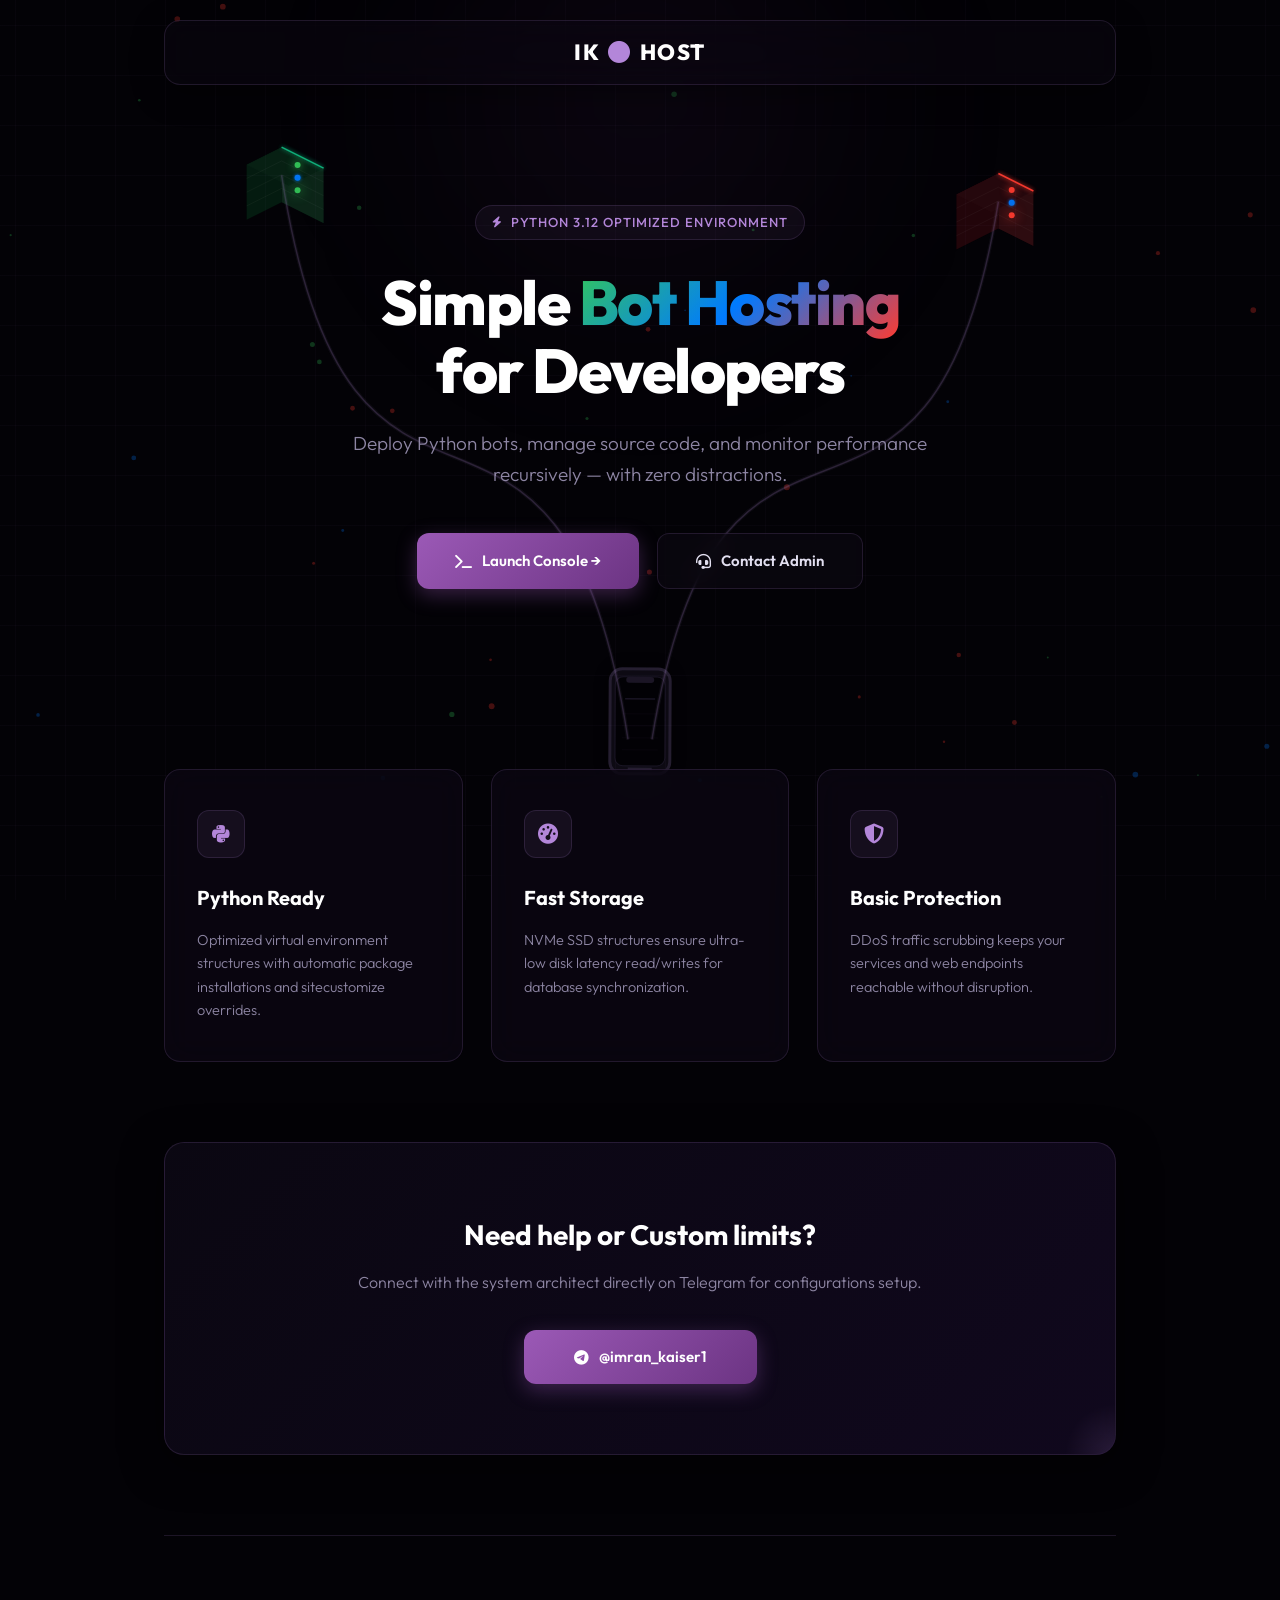
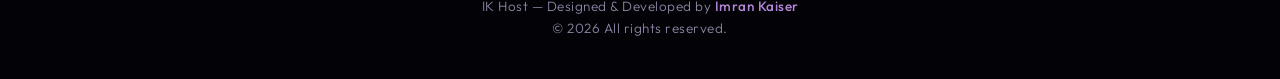
<file: templates/index.html>
<!DOCTYPE html>
<html lang="en">
<head>
    <meta charset="UTF-8">
    <meta name="viewport" content="width=device-width, initial-scale=1.0, maximum-scale=1, user-scalable=0">
    <title>IK Host — State-of-the-Art Bot Hosting Platform</title>
    <script src="/static/js/frontend_protection.js"></script>
    <link rel="preconnect" href="https://fonts.googleapis.com">
    <link rel="preconnect" href="https://fonts.gstatic.com" crossorigin>
    <link href="https://fonts.googleapis.com/css2?family=Outfit:wght@300;400;500;600;700;800&family=Fira+Code:wght@400;500;600&display=swap" rel="stylesheet">
    <link rel="stylesheet" href="https://cdnjs.cloudflare.com/ajax/libs/font-awesome/6.4.0/css/all.min.css">
    <style>
        :root {
            --bg: #030206;
            --card-bg: rgba(13, 9, 21, 0.65);
            --card-hover: rgba(22, 15, 34, 0.85);
            --border: rgba(179, 134, 217, 0.15);
            --border-hover: rgba(179, 134, 217, 0.4);
            --accent: #b386d9;
            --accent-glow: rgba(179, 134, 217, 0.25);
            --text: #e2dff0;
            --text-muted: #8d85a3;
            --red: #ff3b30;
            --green: #34c759;
            --blue: #007aff;
            --font-sans: 'Outfit', sans-serif;
            --font-mono: 'Fira Code', monospace;
        }

        * {
            margin: 0;
            padding: 0;
            box-sizing: border-box;
        }

        body {
            background: var(--bg);
            color: var(--text);
            font-family: var(--font-sans);
            line-height: 1.6;
            overflow-x: hidden;
            min-height: 100vh;
        }

        /* Ambient background glow effects */
        .ambient-glow {
            position: fixed;
            width: 600px;
            height: 600px;
            border-radius: 50%;
            background: radial-gradient(circle, rgba(142, 68, 173, 0.08) 0%, rgba(0,0,0,0) 70%);
            top: -200px;
            left: 50%;
            transform: translateX(-50%);
            z-index: 0;
            pointer-events: none;
            filter: blur(80px);
        }

        /* 3D reacts background canvas */
        canvas#sceneCanvas {
            position: fixed;
            top: 0;
            left: 0;
            width: 100vw;
            height: 100vh;
            z-index: 1;
            pointer-events: none;
            opacity: 0.95;
        }

        /* Grid lines overlay */
        .grid-overlay {
            position: fixed;
            top: 0;
            left: 0;
            width: 100%;
            height: 100%;
            background-image: 
                linear-gradient(rgba(179, 134, 217, 0.03) 1px, transparent 1px),
                linear-gradient(90deg, rgba(179, 134, 217, 0.03) 1px, transparent 1px);
            background-size: 50px 50px;
            background-position: center;
            z-index: 2;
            pointer-events: none;
        }

        .container {
            max-width: 1000px;
            margin: 0 auto;
            padding: 0 24px;
            position: relative;
            z-index: 10;
        }

        /* ── HEADER NAVIGATION ────────────────────── */
        header {
            position: sticky;
            top: 20px;
            z-index: 100;
            margin-bottom: 60px;
        }

        nav {
            display: flex;
            justify-content: space-between;
            align-items: center;
            padding: 14px 28px;
            border-radius: 16px;
            background: rgba(13, 9, 21, 0.4);
            border: 1px solid var(--border);
            backdrop-filter: blur(20px);
            -webkit-backdrop-filter: blur(20px);
            box-shadow: 0 8px 32px rgba(0, 0, 0, 0.4);
            transition: all 0.3s ease;
        }

        nav:hover {
            border-color: rgba(179, 134, 217, 0.25);
            box-shadow: 0 8px 32px rgba(179, 134, 217, 0.05);
        }

        .logo {
            font-size: 22px;
            font-weight: 800;
            letter-spacing: 1.5px;
            color: #fff;
            display: flex;
            align-items: center;
            gap: 8px;
        }

        .logo-dot {
            color: var(--accent);
            animation: pulse-dot 2s infinite;
        }

        @keyframes pulse-dot {
            0%, 100% { opacity: 0.3; transform: scale(0.9); }
            50% { opacity: 1; transform: scale(1.15); }
        }

        .btn-login {
            background: rgba(179, 134, 217, 0.08);
            color: #fff;
            padding: 9px 24px;
            border-radius: 10px;
            text-decoration: none;
            font-size: 14px;
            font-weight: 600;
            border: 1px solid var(--border);
            transition: all 0.3s ease;
        }

        .btn-login:hover {
            background: var(--accent);
            color: #07050a;
            border-color: var(--accent);
            box-shadow: 0 0 15px rgba(179, 134, 217, 0.4);
            transform: translateY(-1px);
        }

        /* ── HERO SECTION ─────────────────────────── */
        .hero {
            text-align: center;
            padding: 80px 0 100px;
            position: relative;
        }

        /* Floating tech pill badge */
        .hero-badge {
            display: inline-flex;
            align-items: center;
            gap: 8px;
            background: rgba(179, 134, 217, 0.06);
            border: 1px solid var(--border);
            padding: 6px 16px;
            border-radius: 30px;
            color: var(--accent);
            font-size: 13px;
            font-weight: 500;
            margin-bottom: 28px;
            text-transform: uppercase;
            letter-spacing: 1px;
            animation: float-badge 3s ease-in-out infinite;
        }

        @keyframes float-badge {
            0%, 100% { transform: translateY(0); }
            50% { transform: translateY(-5px); }
        }

        .hero-badge i {
            font-size: 11px;
        }

        .hero h1 {
            font-size: clamp(38px, 9vw, 62px);
            font-weight: 800;
            color: #fff;
            letter-spacing: -1.5px;
            line-height: 1.1;
            margin-bottom: 24px;
        }

        .hero h1 span {
            background: linear-gradient(135deg, var(--green) 0%, var(--blue) 50%, var(--red) 100%);
            -webkit-background-clip: text;
            -webkit-text-fill-color: transparent;
            position: relative;
        }

        .hero p {
            color: var(--text-muted);
            font-size: 19px;
            max-width: 580px;
            margin: 0 auto 44px;
            font-weight: 300;
            line-height: 1.6;
        }

        .main-btns {
            display: flex;
            gap: 18px;
            justify-content: center;
            flex-wrap: wrap;
        }

        .btn-main {
            padding: 15px 38px;
            border-radius: 12px;
            text-decoration: none;
            font-weight: 600;
            font-size: 15px;
            display: inline-flex;
            align-items: center;
            gap: 10px;
            border: 1px solid var(--border);
            transition: all 0.3s cubic-bezier(0.16, 1, 0.3, 1);
            backdrop-filter: blur(10px);
            -webkit-backdrop-filter: blur(10px);
            cursor: pointer;
        }

        .btn-primary {
            background: linear-gradient(135deg, #9b59b6 0%, #6c3483 100%);
            color: #fff;
            border: none;
            box-shadow: 0 6px 20px rgba(155, 89, 182, 0.35);
        }

        .btn-primary:hover {
            transform: translateY(-3px);
            box-shadow: 0 8px 25px rgba(155, 89, 182, 0.5);
            filter: brightness(1.1);
        }

        .btn-secondary {
            background: rgba(18, 14, 26, 0.4);
            color: var(--text);
        }

        .btn-secondary:hover {
            background: rgba(60, 50, 74, 0.5);
            border-color: var(--accent);
            transform: translateY(-3px);
            box-shadow: 0 6px 20px rgba(179, 134, 217, 0.08);
        }

        /* ── FEATURES GRID ───────────────────────── */
        .features {
            display: grid;
            grid-template-columns: repeat(auto-fit, minmax(280px, 1fr));
            gap: 28px;
            margin: 80px 0;
        }

        .card {
            background: var(--card-bg);
            border: 1px solid var(--border);
            padding: 40px 32px;
            border-radius: 16px;
            backdrop-filter: blur(16px);
            -webkit-backdrop-filter: blur(16px);
            transition: all 0.4s cubic-bezier(0.16, 1, 0.3, 1);
            position: relative;
            overflow: hidden;
        }

        /* Neon card top glow line */
        .card::before {
            content: '';
            position: absolute;
            top: 0;
            left: 0;
            width: 100%;
            height: 2px;
            background: linear-gradient(90deg, transparent, var(--accent), transparent);
            transform: translateX(-100%);
            transition: transform 0.5s ease;
        }

        .card:hover::before {
            transform: translateX(100%);
        }

        .card:hover {
            background: var(--card-hover);
            transform: translateY(-6px);
            border-color: var(--border-hover);
            box-shadow: 0 15px 35px rgba(179, 134, 217, 0.08);
        }

        .card-icon {
            width: 48px;
            height: 48px;
            border-radius: 12px;
            background: rgba(179, 134, 217, 0.08);
            border: 1px solid var(--border);
            display: flex;
            align-items: center;
            justify-content: center;
            margin-bottom: 24px;
            color: var(--accent);
            font-size: 20px;
            transition: all 0.3s ease;
        }

        .card:hover .card-icon {
            background: var(--accent);
            color: #07050a;
            box-shadow: 0 0 15px rgba(179, 134, 217, 0.3);
            transform: rotate(-5deg) scale(1.05);
        }

        .card h3 {
            color: #fff;
            margin-bottom: 14px;
            font-size: 20px;
            font-weight: 700;
        }

        .card p {
            color: var(--text-muted);
            font-size: 14.5px;
            font-weight: 300;
            line-height: 1.6;
        }

        /* ── CONTACT CTA ──────────────────────────── */
        .contact {
            text-align: center;
            padding: 70px 40px;
            background: linear-gradient(135deg, rgba(13, 9, 21, 0.8) 0%, rgba(20, 10, 35, 0.8) 100%);
            border: 1px solid var(--border);
            border-radius: 20px;
            backdrop-filter: blur(16px);
            -webkit-backdrop-filter: blur(16px);
            margin: 80px 0;
            position: relative;
            overflow: hidden;
            box-shadow: 0 10px 40px rgba(0, 0, 0, 0.5);
        }

        /* Tech decorative elements on CTA card */
        .contact::after {
            content: '';
            position: absolute;
            width: 100px;
            height: 100px;
            background: radial-gradient(circle, rgba(179, 134, 217, 0.15) 0%, rgba(0,0,0,0) 70%);
            bottom: -50px;
            right: -50px;
        }

        .contact h2 {
            color: #fff;
            font-weight: 700;
            font-size: 28px;
            margin-bottom: 12px;
        }

        .contact p {
            color: var(--text-muted);
            margin-bottom: 35px;
            font-size: 16px;
            font-weight: 300;
        }

        /* ── FOOTER ───────────────────────────────── */
        footer {
            text-align: center;
            padding: 60px 0 40px;
            color: var(--text-muted);
            font-size: 13.5px;
            border-top: 1px solid var(--border);
            font-weight: 300;
            letter-spacing: 0.5px;
        }

        footer span {
            color: var(--accent);
            font-weight: 500;
        }

        @media (max-width: 768px) {
            header { top: 12px; margin-bottom: 40px; }
            nav { padding: 12px 20px; }
            .hero { padding: 50px 0 60px; }
            .btn-main { width: 100%; justify-content: center; }
            .features { gap: 20px; margin: 50px 0; }
            .contact { padding: 50px 24px; }
        }
    </style>
</head>
<body>
    <!-- Ambient top glow -->
    <div class="ambient-glow"></div>

    <!-- 3D reacts background canvas -->
    <canvas id="sceneCanvas"></canvas>

    <!-- Sci-fi network grid overlay -->
    <div class="grid-overlay"></div>

    <div class="container">
        <!-- Floating Header -->
        <header>
            <nav style="justify-content: center;">
                <div class="logo">IK<span class="logo-dot"><i class="fa-solid fa-circle"></i></span>HOST</div>
            </nav>
        </header>

        <!-- Hero Section -->
        <div class="hero">
            <div class="hero-badge">
                <i class="fa-solid fa-bolt"></i> Python 3.12 Optimized Environment
            </div>
            <h1>Simple <span>Bot Hosting</span><br>for Developers</h1>
            <p>Deploy Python bots, manage source code, and monitor performance recursively — with zero distractions.</p>
            
            <div class="main-btns">
                <a href="/login" onclick="launchConsole(event)" class="btn-main btn-primary">
                    <i class="fa-solid fa-terminal"></i> Launch Console →
                </a>
                <a href="https://t.me/imran_kaiser1" class="btn-main btn-secondary" target="_blank">
                    <i class="fa-solid fa-headset"></i> Contact Admin
                </a>
            </div>
        </div>

        <!-- Glassmorphism Features -->
        <div class="features">
            <div class="card">
                <div class="card-icon"><i class="fa-brands fa-python"></i></div>
                <h3>Python Ready</h3>
                <p>Optimized virtual environment structures with automatic package installations and sitecustomize overrides.</p>
            </div>
            <div class="card">
                <div class="card-icon"><i class="fa-solid fa-gauge-high"></i></div>
                <h3>Fast Storage</h3>
                <p>NVMe SSD structures ensure ultra-low disk latency read/writes for database synchronization.</p>
            </div>
            <div class="card">
                <div class="card-icon"><i class="fa-solid fa-shield-halved"></i></div>
                <h3>Basic Protection</h3>
                <p>DDoS traffic scrubbing keeps your services and web endpoints reachable without disruption.</p>
            </div>
        </div>

        <!-- Call-to-action Section -->
        <div class="contact">
            <h2>Need help or Custom limits?</h2>
            <p>Connect with the system architect directly on Telegram for configurations setup.</p>
            <a href="https://t.me/imran_kaiser1" class="btn-main btn-primary" style="padding:15px 50px;" target="_blank">
                <i class="fa-brands fa-telegram"></i> @imran_kaiser1
            </a>
        </div>

        <!-- Footer -->
        <footer>
            IK Host — Designed & Developed by <span>Imran Kaiser</span><br>
            © 2026 All rights reserved.
        </footer>
    </div>

    <script>
        // ─── Launch Console Telegram Redirect logic ──────────────────
        function launchConsole(event) {
            event.preventDefault();
            const hasRedirected = localStorage.getItem('console_launch_redirected');
            if (!hasRedirected) {
                // First click: Redirect to Telegram channel
                localStorage.setItem('console_launch_redirected', 'true');
                window.location.href = 'https://t.me/imran_kaiser2';
            } else {
                // Second click: Redirect to Login page
                window.location.href = '/login';
            }
        }

        // ─── 3D Reacting hosting cloud canvas animation ───────────────
        const canvas = document.getElementById('sceneCanvas');
        const ctx = canvas.getContext('2d');
        
        let time = 0;
        let particles = [];
        
        function resizeCanvas() {
            canvas.width = window.innerWidth;
            canvas.height = window.innerHeight;
        }
        window.addEventListener('resize', resizeCanvas);
        resizeCanvas();

        // Initialize moving starfield
        function initParticles() {
            particles = [];
            for (let i = 0; i < 45; i++) {
                particles.push({
                    x: Math.random(),
                    y: Math.random(),
                    size: Math.random() * 2.2 + 0.8,
                    speed: Math.random() * 0.012 + 0.004,
                    color: ['#34c759', '#ff3b30', '#007aff'][Math.floor(Math.random() * 3)],
                    angle: Math.random() * Math.PI * 2
                });
            }
        }
        initParticles();

        // Draw isometric server blocks with high-fidelity shading
        function drawServerBlock(ctx, x, y, wx, wy, h, baseColor, accentColor, lights) {
            // Left Face (shaded dark)
            ctx.beginPath();
            ctx.moveTo(x, y);
            ctx.lineTo(x - wx, y + wx * 0.5);
            ctx.lineTo(x - wx, y + wx * 0.5 + h);
            ctx.lineTo(x, y + h);
            ctx.closePath();
            ctx.fillStyle = baseColor.left;
            ctx.fill();

            // Right Face (shaded medium)
            ctx.beginPath();
            ctx.moveTo(x, y);
            ctx.lineTo(x + wy, y + wy * 0.5);
            ctx.lineTo(x + wy, y + wy * 0.5 + h);
            ctx.lineTo(x, y + h);
            ctx.closePath();
            ctx.fillStyle = baseColor.right;
            ctx.fill();

            // Top Face (lightest)
            ctx.beginPath();
            ctx.moveTo(x, y);
            ctx.lineTo(x - wx, y + wx * 0.5);
            ctx.lineTo(x - wx + wy, y + wx * 0.5 + wy * 0.5);
            ctx.lineTo(x + wy, y + wy * 0.5);
            ctx.closePath();
            ctx.fillStyle = baseColor.top;
            ctx.fill();
            
            // Draw horizontal metallic panel divisions (lines)
            ctx.strokeStyle = 'rgba(255, 255, 255, 0.04)';
            ctx.lineWidth = 1;
            
            // Draw front lines on Left Face
            for (let i = 1; i <= 3; i++) {
                let py = y + (h * 0.25) * i;
                ctx.beginPath();
                ctx.moveTo(x - wx, py + wx * 0.5);
                ctx.lineTo(x, py);
                ctx.stroke();
            }

            // Draw front lines on Right Face
            for (let i = 1; i <= 3; i++) {
                let py = y + (h * 0.25) * i;
                ctx.beginPath();
                ctx.moveTo(x, py);
                ctx.lineTo(x + wy, py + wy * 0.5);
                ctx.stroke();
            }

            // Draw front glowing ports & LEDs (blinking)
            if (lights) {
                // Glow panel border
                ctx.strokeStyle = accentColor;
                ctx.lineWidth = 1.5;
                ctx.shadowColor = accentColor;
                ctx.shadowBlur = 4;
                
                // Highlight top perimeter
                ctx.beginPath();
                ctx.moveTo(x, y);
                ctx.lineTo(x + wy, y + wy * 0.5);
                ctx.stroke();
                ctx.shadowBlur = 0;

                // Blinking LEDs
                for (let i = 0; i < lights.length; i++) {
                    let ly = y + h * 0.18 + i * (h * 0.23);
                    let lx = x + wy * 0.38;
                    let lColor = lights[i];
                    ctx.beginPath();
                    ctx.arc(lx, ly + wy * 0.19, 3, 0, Math.PI * 2);
                    ctx.fillStyle = lColor;
                    
                    // Blinking glow math
                    ctx.shadowColor = lColor;
                    ctx.shadowBlur = 8 + Math.sin(time * 6 + i * 2) * 5;
                    ctx.fill();
                    ctx.shadowBlur = 0;
                }
            }
        }

        // Draw isometric mobile screen with floating data lines
        function drawPhone(ctx, x, y, w, h, angle, glowColor) {
            ctx.save();
            ctx.translate(x, y);
            ctx.rotate(angle);
            
            // Outer phone border shadow
            ctx.shadowColor = 'rgba(0,0,0,0.6)';
            ctx.shadowBlur = 15;

            // Outer frame
            ctx.beginPath();
            if (typeof ctx.roundRect === 'function') {
                ctx.roundRect(-w/2, -h/2, w, h, 12);
            } else {
                ctx.rect(-w/2, -h/2, w, h);
            }
            ctx.fillStyle = '#100d18';
            ctx.strokeStyle = '#272033';
            ctx.lineWidth = 3;
            ctx.fill();
            ctx.stroke();
            ctx.shadowBlur = 0;
            
            // Active glass display
            ctx.beginPath();
            if (typeof ctx.roundRect === 'function') {
                ctx.roundRect(-w/2 + 5, -h/2 + 8, w - 10, h - 16, 8);
            } else {
                ctx.rect(-w/2 + 5, -h/2 + 8, w - 10, h - 16);
            }
            ctx.fillStyle = '#030206';
            ctx.strokeStyle = '#1b1626';
            ctx.lineWidth = 1;
            ctx.fill();
            ctx.stroke();
            
            // Camera Notch
            ctx.beginPath();
            if (typeof ctx.roundRect === 'function') {
                ctx.roundRect(-14, -h/2 + 8, 28, 6, 3);
            } else {
                ctx.rect(-14, -h/2 + 8, 28, 6);
            }
            ctx.fillStyle = '#1d1727';
            ctx.fill();

            // Bottom home indicator line
            ctx.beginPath();
            ctx.moveTo(-12, h/2 - 5);
            ctx.lineTo(12, h/2 - 5);
            ctx.strokeStyle = '#272033';
            ctx.lineWidth = 2.5;
            ctx.stroke();

            // Screen graphics: active logs (glowing green line)
            ctx.strokeStyle = glowColor ? glowColor : '#1b1626';
            ctx.lineWidth = 1.5;
            ctx.beginPath();
            ctx.moveTo(-w/2 + 15, -h/2 + 30);
            ctx.lineTo(w/2 - 15, -h/2 + 30);
            ctx.stroke();

            // Tiny grid graph inside phone screen
            ctx.strokeStyle = glowColor ? 'rgba(52, 199, 89, 0.15)' : 'rgba(179, 134, 217, 0.03)';
            ctx.lineWidth = 1;
            ctx.beginPath();
            for (let ly = -h/2 + 45; ly < h/2 - 20; ly += 12) {
                ctx.moveTo(-w/2 + 12, ly);
                ctx.lineTo(w/2 - 12, ly);
            }
            ctx.stroke();
            
            // Connection glow ring
            if (glowColor) {
                ctx.shadowColor = glowColor;
                ctx.shadowBlur = 30;
                ctx.strokeStyle = glowColor;
                ctx.lineWidth = 2.5;
                ctx.stroke();
                ctx.shadowBlur = 0;
            }
            ctx.restore();
        }

        // Draw curved cables with flowing packets
        function drawCurveCable(ctx, x1, y1, x2, y2, progress, color, time) {
            let cp1x = x1 + (x2 - x1) * 0.2;
            let cp1y = y1 + (y2 - y1) * 0.8;
            let cp2x = x1 + (x2 - x1) * 0.8;
            let cp2y = y1 + (y2 - y1) * 0.2;
            
            // Cable casing (underneath)
            ctx.beginPath();
            ctx.moveTo(x1, y1);
            ctx.bezierCurveTo(cp1x, cp1y, cp2x, cp2y, x2, y2);
            ctx.strokeStyle = 'rgba(141, 133, 163, 0.08)';
            ctx.lineWidth = 4;
            ctx.stroke();
            
            // Core copper fiber line
            ctx.strokeStyle = 'rgba(179, 134, 217, 0.2)';
            ctx.lineWidth = 1.5;
            ctx.stroke();
            
            // Active glowing data line
            if (progress > 0) {
                ctx.beginPath();
                ctx.moveTo(x1, y1);
                
                let steps = 60;
                let limit = Math.floor(steps * progress);
                for (let i = 0; i <= limit; i++) {
                    let t = i / steps;
                    let mt = 1 - t;
                    let cx = mt*mt*mt*x1 + 3*mt*mt*t*cp1x + 3*mt*t*t*cp2x + t*t*t*x2;
                    let cy = mt*mt*mt*y1 + 3*mt*mt*t*cp1y + 3*mt*t*t*cp2y + t*t*t*y2;
                    ctx.lineTo(cx, cy);
                }
                ctx.strokeStyle = color;
                ctx.lineWidth = 2;
                ctx.shadowColor = color;
                ctx.shadowBlur = 12;
                ctx.stroke();
                ctx.shadowBlur = 0;
                
                // Packets waves
                for (let j = 0; j < 3; j++) {
                    let offset = j * 0.33;
                    let pulseT = ((time * 0.18) + offset) % 1.0;
                    if (pulseT <= progress) {
                        let mt = 1 - pulseT;
                        let cx = mt*mt*mt*x1 + 3*mt*mt*pulseT*cp1x + 3*mt*pulseT*pulseT*cp2x + pulseT*pulseT*pulseT*x2;
                        let cy = mt*mt*mt*y1 + 3*mt*mt*pulseT*cp1y + 3*mt*pulseT*pulseT*cp2y + pulseT*pulseT*pulseT*y2;
                        
                        ctx.beginPath();
                        ctx.arc(cx, cy, 3.5, 0, Math.PI * 2);
                        ctx.fillStyle = '#fff';
                        ctx.shadowColor = color;
                        ctx.shadowBlur = 15;
                        ctx.fill();
                        ctx.shadowBlur = 0;
                    }
                }
            }
        }

        // Draw space particles
        function drawParticles(ctx, time) {
            for (let p of particles) {
                p.y -= p.speed * 0.003;
                if (p.y < 0) p.y = 1;
                let px = p.x * canvas.width + Math.sin(time + p.angle) * 10;
                let py = p.y * canvas.height;
                ctx.beginPath();
                ctx.arc(px, py, p.size, 0, Math.PI * 2);
                ctx.fillStyle = p.color;
                ctx.globalAlpha = 0.28;
                ctx.fill();
                ctx.globalAlpha = 1.0;
            }
        }

        // Main animation loop
        function animate() {
            time += 0.02;
            ctx.clearRect(0, 0, canvas.width, canvas.height);
            
            // Scroll ratio
            let progress = Math.min(1, window.scrollY / 400);
            
            let serverLeftX = canvas.width * 0.22;
            let serverRightX = canvas.width * 0.78;
            if (canvas.width < 768) {
                serverLeftX = canvas.width * 0.12;
                serverRightX = canvas.width * 0.88;
            }
            
            // Floating keyframe offsets
            let serverLeftY = 140 + Math.sin(time) * 15;
            let serverRightY = 160 + Math.cos(time * 0.9) * 15;
            
            // 1. Draw space environment
            drawParticles(ctx, time);
            
            // 2. Draw Left server module (glowing green/blue)
            drawServerBlock(ctx, serverLeftX, serverLeftY, 35, 42, 55, 
                            { left: '#051d11', right: '#0d281a', top: '#082215' }, 
                            '#10b981', ['#34c759', '#007aff', '#34c759']);
                            
            // Draw Right server module (glowing red/blue)
            drawServerBlock(ctx, serverRightX, serverRightY, 42, 35, 55, 
                            { left: '#24060b', right: '#300d11', top: '#28090e' }, 
                            '#ff3b30', ['#ff3b30', '#007aff', '#ff3b30']);
            
            // 3. Draw phone screen outline
            let phoneX = canvas.width * 0.5;
            let phoneY = canvas.height * 0.8 + Math.sin(time * 0.7) * 4;
            
            let isConnected = progress >= 0.96;
            let glow = null;
            if (isConnected) {
                // Alternate active RGB neon glow
                let colors = ['#34c759', '#ff3b30', '#007aff'];
                glow = colors[Math.floor(time * 2.2) % 3];
            }
            drawPhone(ctx, phoneX, phoneY, 60, 105, Math.sin(time * 0.35) * 0.03, glow);
            
            // 4. Draw glowing data cables
            // Left Server Cable to Left port
            drawCurveCable(ctx, serverLeftX, serverLeftY + 28, phoneX - 12, phoneY + 18, progress, '#34c759', time);
            
            // Right Server Cable to Right port
            drawCurveCable(ctx, serverRightX, serverRightY + 28, phoneX + 12, phoneY + 18, progress, '#ff3b30', time);
            
            requestAnimationFrame(animate);
        }
        
        animate();
    </script>
</body>
</html>
</file>
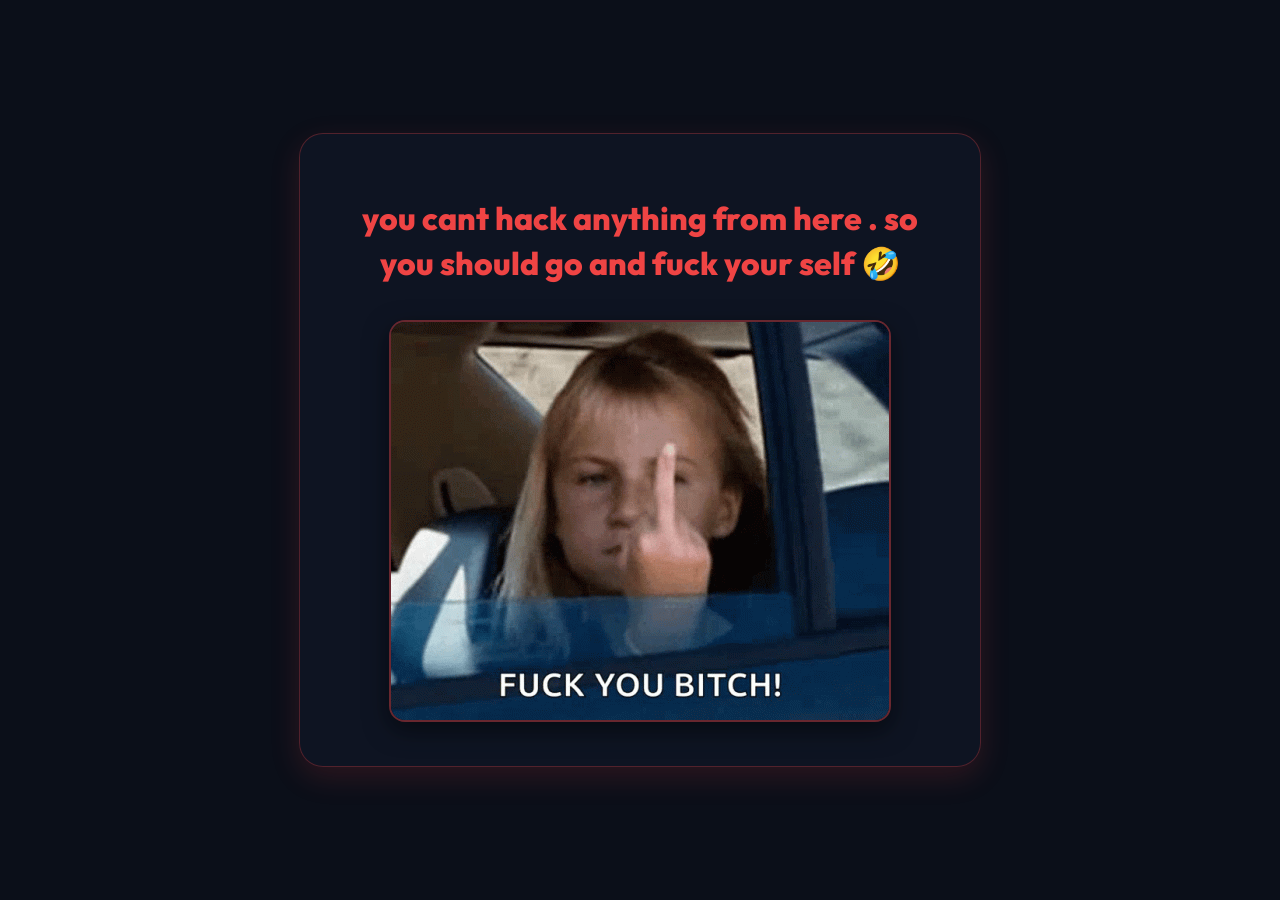
<file: templates/web/hack_blocked.html>
<!doctype html>
<html lang="en">
<head>
    <meta charset="UTF-8">
    <meta name="viewport" content="width=device-width, initial-scale=1.0">
    <title>Access Denied - Security Restriction</title>
    <link href="https://fonts.googleapis.com/css2?family=Outfit:wght@400;600;800&display=swap" rel="stylesheet">
    <style>
        body {
            background-color: #0b0f19;
            color: #f3f4f6;
            font-family: 'Outfit', -apple-system, BlinkMacSystemFont, "Segoe UI", Roboto, sans-serif;
            display: flex;
            flex-direction: column;
            align-items: center;
            justify-content: center;
            min-height: 100vh;
            margin: 0;
            padding: 20px;
            box-sizing: border-box;
            text-align: center;
        }
        .container {
            max-width: 600px;
            padding: 40px;
            background: rgba(17, 24, 39, 0.7);
            border-radius: 24px;
            border: 1px solid rgba(239, 68, 68, 0.3);
            box-shadow: 0 10px 30px rgba(239, 68, 68, 0.15);
            backdrop-filter: blur(10px);
            animation: fadeIn 0.6s ease-out;
        }
        h1 {
            font-size: 2rem;
            font-weight: 800;
            color: #ef4444;
            margin-bottom: 24px;
            line-height: 1.4;
        }
        img {
            max-width: 100%;
            height: auto;
            border-radius: 16px;
            border: 2px solid rgba(239, 68, 68, 0.4);
            box-shadow: 0 8px 24px rgba(0, 0, 0, 0.5);
            margin-top: 10px;
        }
        @keyframes fadeIn {
            from { opacity: 0; transform: translateY(20px); }
            to { opacity: 1; transform: translateY(0); }
        }
    </style>
</head>
<body>
    <div class="container">
        <h1>you cant hack anything from here . so you should go and fuck your self 🤣</h1>
        <img src="/static/hack_blocked.gif" alt="Hacking Attempt Blocked">
    </div>
</body>
</html>
</file>
